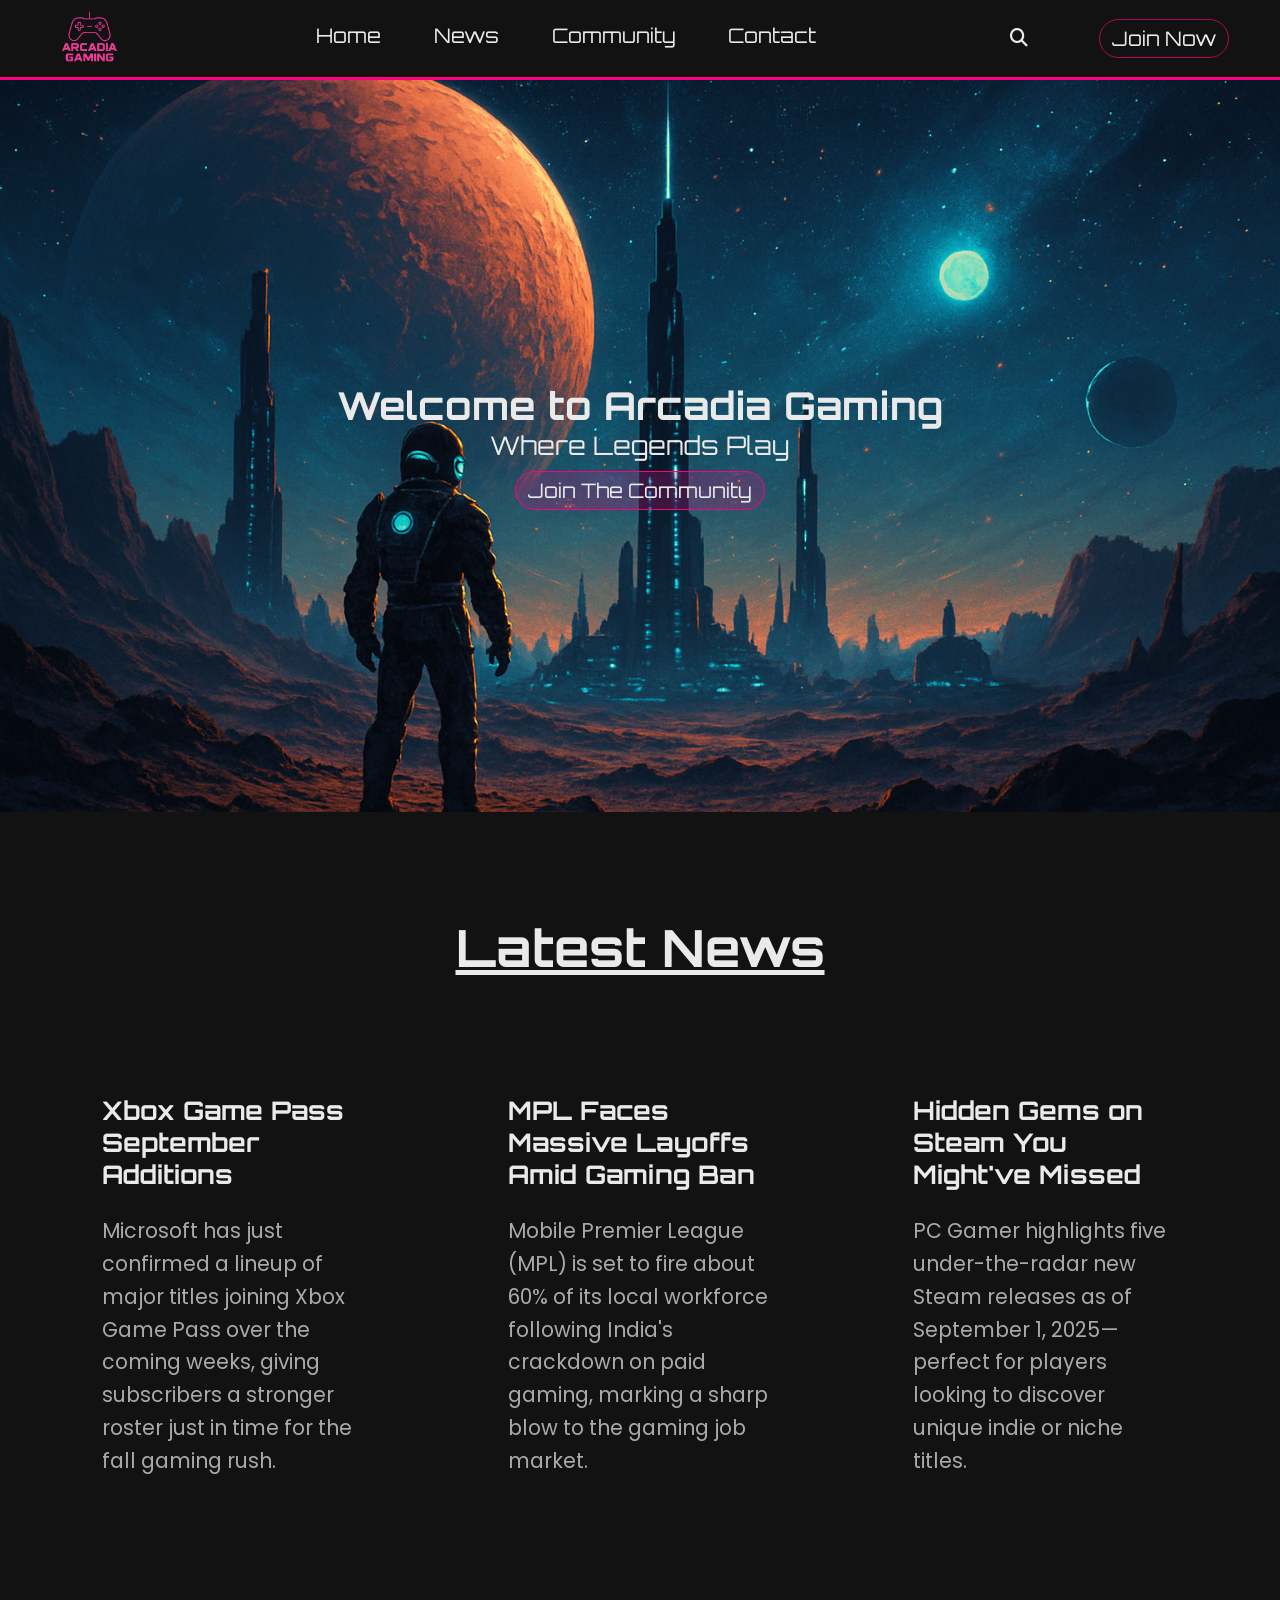
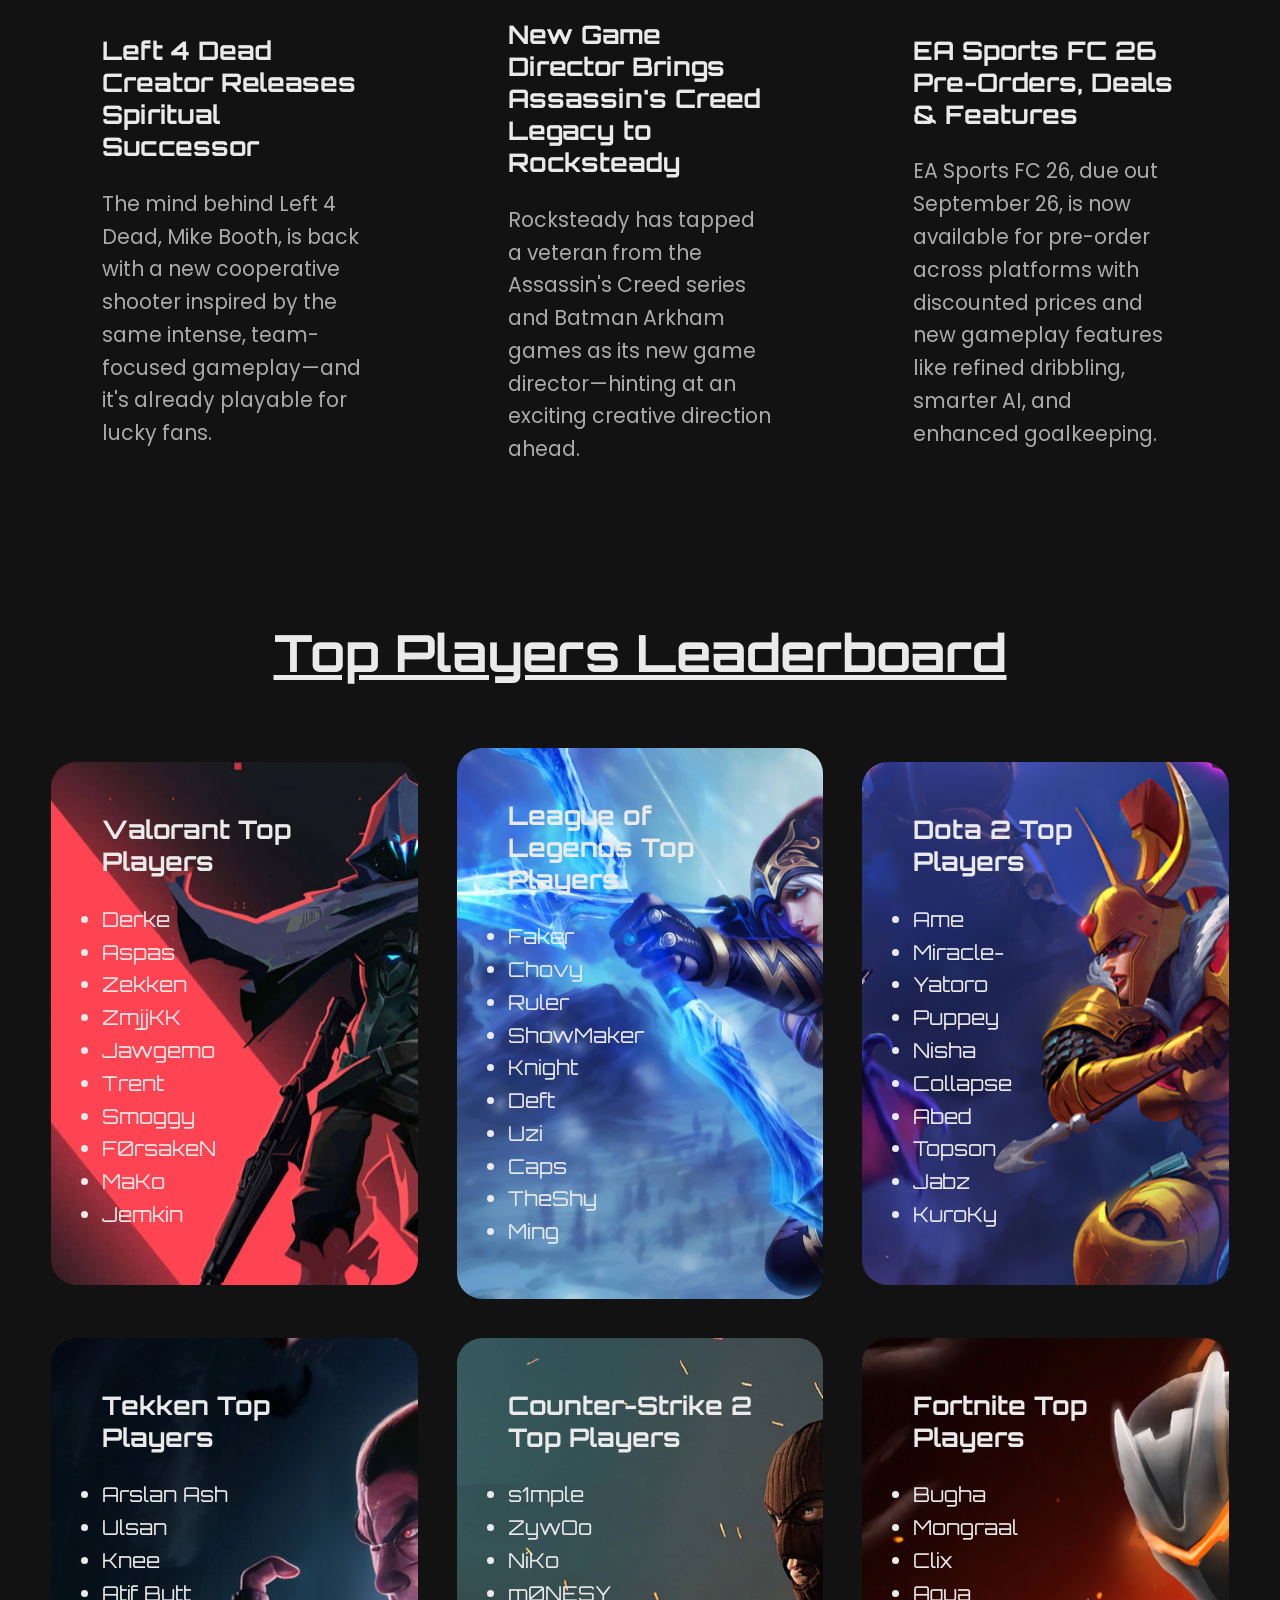
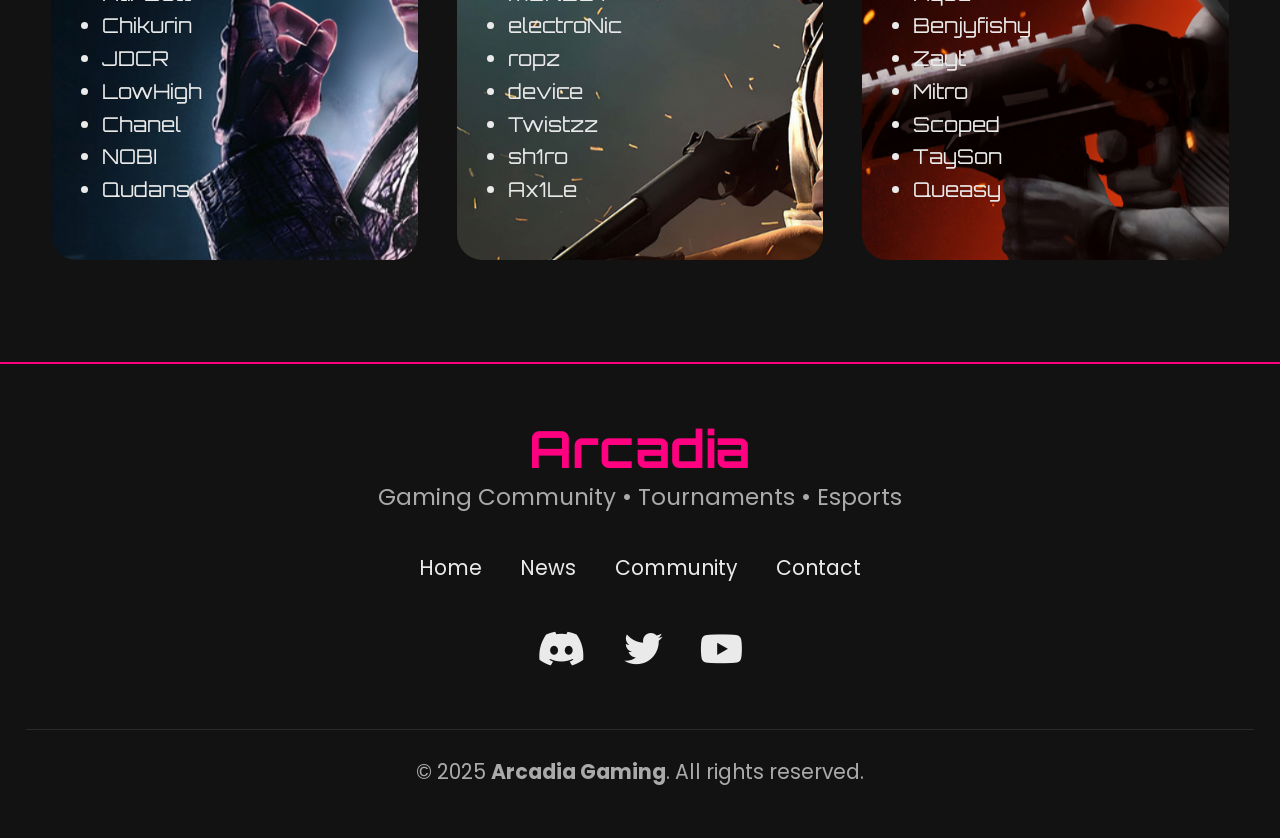
<file: index.html>
<!DOCTYPE html>
<html lang="en">

<head>
    <meta charset="UTF-8">
    <meta name="viewport" content="width=device-width, initial-scale=1.0, maximum-scale=1.0, user-scalable=no">
    <link rel="preconnect" href="https://fonts.googleapis.com">
    <link rel="stylesheet"
        href="https://fonts.googleapis.com/css2?family=Orbitron:wght@600;800&family=Poppins:wght@400;600&display=swap">
    <link rel="stylesheet" href="https://cdnjs.cloudflare.com/ajax/libs/font-awesome/6.5.0/css/all.min.css">
    <link rel="icon" type="image/png" href="img/Logo.png">
    <link rel="stylesheet" href="./index.css">
    <link rel="stylesheet" href="./global.css">
    <title>Arcadia Gaming | Home</title>
</head>

<body>

    <!-- Navbar-->

    <nav class="navbar">
        <div class="logo">
            <a href="./index.html">
                <img src="./img/Logo.png" alt="Arcadia Gaming" class="logo-img">
            </a>
        </div>

        <ul class="list">
            <li><a href="./index.html">Home</a></li>
            <li><a href="#">News</a></li>
            <li><a href="#">Community</a></li>
            <li><a href="#">Contact</a></li>
        </ul>

        <div class="nav-actions">
            <!-- 🔍 Search -->
            <div class="search-container">
                <i class="fa fa-search search-icon"></i>
                <input type="text" placeholder="Search..." class="search-bar">
            </div>

            <!-- Join Now -->
            <div class="btn">
                <a href="#">Join Now</a>
            </div>
        </div>
    </nav>

    <section class="hero">
        <h1>Welcome to Arcadia Gaming</h1>
        <p> Where Legends Play</p>
        <div class="btn1">
            <a href="#">Join The Community</a>
        </div>
    </section>

    <!-- Lastest News-->

    <section class="latest">
        <h1>Latest News</h1>
        <div class="news-grid">
            <div class="news">
                <h2>Xbox Game Pass September Additions</h2>
                <p>Microsoft has just confirmed a lineup of major titles joining Xbox Game Pass over the coming weeks,
                    giving subscribers a stronger roster just in time for the fall gaming rush.</p>
            </div>

            <div class="news">
                <h2>MPL Faces Massive Layoffs Amid Gaming Ban</h2>
                <p>Mobile Premier League (MPL) is set to fire about 60% of its local workforce following India's
                    crackdown
                    on paid gaming, marking a sharp blow to the gaming job market.</p>
            </div>

            <div class="news">
                <h2>Hidden Gems on Steam You Might've Missed</h2>
                <p>PC Gamer highlights five under-the-radar new Steam releases as of September 1, 2025—perfect for
                    players looking to discover unique indie or niche titles.</p>
            </div>

            <div class="news">
                <h2>Left 4 Dead Creator Releases Spiritual Successor</h2>
                <p>The mind behind Left 4 Dead, Mike Booth, is back with a new cooperative shooter inspired by the same
                    intense, team-focused gameplay—and it's already playable for lucky fans.</p>
            </div>

            <div class="news">
                <h2>New Game Director Brings Assassin's Creed Legacy to Rocksteady</h2>
                <p>Rocksteady has tapped a veteran from the Assassin's Creed series and Batman Arkham games as its new
                    game director—hinting at an exciting creative direction ahead.</p>
            </div>

            <div class="news">
                <h2>EA Sports FC 26 Pre-Orders, Deals & Features</h2>
                <p>EA Sports FC 26, due out September 26, is now available for pre-order across platforms with
                    discounted
                    prices and new gameplay features like refined dribbling, smarter AI, and enhanced goalkeeping.</p>
            </div>
        </div>
    </section>

    <!-- Top Players -->

    <section class="top">
        <h1>Top Players Leaderboard</h1>
        <div class="top-grid">
            <div class="players" style="background: url('./img/ValBg.png') no-repeat;">
                <h2>Valorant Top Players</h2>
                <ul>
                    <li>Derke</li>
                    <li>Aspas</li>
                    <li>Zekken</li>
                    <li>ZmjjKK</li>
                    <li>Jawgemo</li>
                    <li>Trent</li>
                    <li>Smoggy</li>
                    <li>F0rsakeN</li>
                    <li>MaKo</li>
                    <li>Jemkin</li>
                </ul>
            </div>

            <div class="players" style="background: url('./img/Lolbg.png') no-repeat;">
                <h2>League of Legends Top Players</h2>
                <ul>
                    <li>Faker</li>
                    <li>Chovy</li>
                    <li>Ruler</li>
                    <li>ShowMaker</li>
                    <li>Knight</li>
                    <li>Deft</li>
                    <li>Uzi</li>
                    <li>Caps</li>
                    <li>TheShy</li>
                    <li>Ming</li>
                </ul>
            </div>

            <div class="players" style="background: url('./img/Dotabg.png') no-repeat center/cover;">
                <h2>Dota 2 Top Players</h2>
                <ul>
                    <li>Ame</li>
                    <li>Miracle-</li>
                    <li>Yatoro</li>
                    <li>Puppey</li>
                    <li>Nisha</li>
                    <li>Collapse</li>
                    <li>Abed</li>
                    <li>Topson</li>
                    <li>Jabz</li>
                    <li>KuroKy</li>
                </ul>
            </div>

            <div class="players" style="background: url('./img/TekkenBg.png') no-repeat;">
                <h2>Tekken Top Players</h2>
                <ul>
                    <li>Arslan Ash</li>
                    <li>Ulsan</li>
                    <li>Knee</li>
                    <li>Atif Butt</li>
                    <li>Chikurin</li>
                    <li>JDCR</li>
                    <li>LowHigh</li>
                    <li>Chanel</li>
                    <li>NOBI</li>
                    <li>Qudans</li>
                </ul>
            </div>

            <div class="players" style="background: url('./img/CsBg.png') no-repeat;">
                <h2>Counter-Strike 2 Top Players</h2>
                <ul>
                    <li>s1mple</li>
                    <li>ZywOo</li>
                    <li>NiKo</li>
                    <li>m0NESY</li>
                    <li>electroNic</li>
                    <li>ropz</li>
                    <li>device</li>
                    <li>Twistzz</li>
                    <li>sh1ro</li>
                    <li>Ax1Le</li>
                </ul>
            </div>

            <div class="players" style="background: url(./img/Fortbg.png) no-repeat;">
                <h2>Fortnite Top Players</h2>
                <ul>
                    <li>Bugha</li>
                    <li>Mongraal</li>
                    <li>Clix</li>
                    <li>Aqua</li>
                    <li>Benjyfishy</li>
                    <li>Zayt</li>
                    <li>Mitro</li>
                    <li>Scoped</li>
                    <li>TaySon</li>
                    <li>Queasy</li>
                </ul>
            </div>
        </div>
    </section>

    <!-- Footer -->
    <footer class="footer">
        <div class="footer-container">
            <div class="footer-brand">
                <h2>Arcadia</h2>
                <p>Gaming Community • Tournaments • Esports</p>
            </div>

            <div class="footer-links">
                <a href="./index.html">Home</a>
                <a href="#">News</a>
                <a href="#">Community</a>
                <a href="#">Contact</a>
            </div>

            <div class="footer-socials">
                <a href="https://discord.com/users/1326620790287892510" aria-label="Discord"><i
                        class="fab fa-discord"></i></a>
                <a href="https://x.com/areeb20004" aria-label="Twitter"><i class="fab fa-twitter"></i></a>
                <a href="#" aria-label="YouTube"><i class="fab fa-youtube"></i></a>
            </div>
        </div>

        <div class="footer-bottom">
            <p>&copy; 2025 <b>Arcadia Gaming</b>. All rights reserved.</p>
        </div>
    </footer>

    <script src="./script.js"></script>

</body>

</html>
</file>
<file: index.css>
/* Hero Section */

.hero {
    display: flex;
    flex-direction: column;
    justify-content: center;
    align-items: center;
    height: 70vh;
    background: var(--color-bg);
    color: var(--color-text);
    font-family: var(--font-heading);
    text-align: center;
    padding: 2rem;
    background-image: url(./img/background.png);
    background-size: cover;
    background-position: center;
}

.hero img {
    max-width: 100%;
    height: auto;
}

.hero .btn1 a {
    margin-top: 10px;
    font-family: var(--font-heading);
    font-size: 20px;
    text-decoration: none;
    color: var(--color-text);
    display: inline-block;
    border: 1px solid rgb(255, 0, 128);
    background-color: rgba(255, 0, 128, 0.2);
    border-radius: 999px;
    padding: 6px 12px;
    cursor: pointer;
    transition: background 0.3s ease-in-out;
}

.hero .btn1 a:hover {
    background-color: rgba(255, 0, 128, 1);
    border: 1px solid rgb(167, 0, 83);
}

/* News Section */

.latest {
    grid-area: news;
    margin: 4rem 2rem;
}

.latest h1 {
    font-size: 2rem;
    margin-bottom: 2.5rem;
    text-decoration: underline;
    text-align: center;
    font-family: var(--font-heading);
    color: var(--color-text);
}

.news-grid {
    display: grid;
    grid-template-columns: repeat(auto-fill, minmax(350px, 1fr));
    gap: 1.5rem;
    justify-content: center;
}

.news {
    padding: 2rem;
    border-radius: 1rem;
    cursor: pointer;
    transition: all 0.3s ease-in-out;
    max-width: 390px;
    margin: auto;
}

.news:hover {
    box-shadow: 0 4px 12px var(--color-hover);
    transform: translateY(-10px);
}

.news h2 {
    font-family: var(--font-heading);
    color: var(--color-text);
    font-size: 1rem;
    margin-bottom: 1rem;
}

.news p {
    font-size: 0.8rem;
    line-height: 1.6;
    color: var(--color-text-muted);
    font-family: var(--font-body);
}

/* Top Player Section */

.top {
    grid-area: news;
    margin: 4rem 2rem;
}

.top h1 {
    font-size: 2rem;
    margin-bottom: 2.5rem;
    text-decoration: underline;
    text-align: center;
    font-family: var(--font-heading);
    color: var(--color-text);
}

.top-grid {
    display: grid;
    grid-template-columns: repeat(auto-fill, minmax(350px, 1fr));
    gap: 1.5rem;
    justify-content: center;
}

.players {
    padding: 2rem;
    border-radius: 1rem;
    cursor: pointer;
    transition: all 0.3s ease-in-out;
    max-width: 390px;
    margin: auto;
    background-size: cover;
    background-position: center;
    background-repeat: no-repeat;
    /* Same sizes */
    min-height: 420px;
    display: flex;
    flex-direction: column;
    justify-content: flex-start;
}


.players:hover {
    box-shadow: 0 4px 12px var(--color-hover);
    transform: scale(1.03);
}

.players h2 {
    font-family: var(--font-heading);
    color: var(--color-text);
    font-size: 1rem;
    margin-bottom: 1rem;
}

.players ul {
    font-size: 0.8rem;
    line-height: 1.6;
    color: var(--color-text);
    font-family: var(--font-heading);
}
</file>
<file: global.css>
* {
  margin: 0;
  padding: 0;
}

html {
  box-sizing: border-box;
  font-size: 1.6rem;
  scroll-behavior: smooth;
  background-color: var(--color-bg);
}

:root {
  --color-bg: #121212;
  --color-primary: #8A2BE2;
  --color-secondary: #00FFFF;
  --color-text: #EAEAEA;
  --color-text-muted: #AAAAAA;
  --color-hover: #FF0080;

  /* Fonts */
  --font-heading: 'Orbitron', sans-serif;
  --font-body: 'Poppins', sans-serif;
}

img {
  width: 100%;
  height: 100%;
}

.navbar {
  display: flex;
  justify-content: space-between;
  align-items: center;
  background-color: var(--color-bg);
  color: var(--color-text);
  padding: 0 2rem;
  height: auto;
  border-bottom: 3px solid var(--color-hover);
}

.navbar .logo a {
  display: flex;
  align-items: center;
  text-decoration: none;
}

.navbar .logo .logo-img {
  height: 3rem;
}

.navbar .list {
  font-family: var(--font-heading);
  font-size: 20px;
  list-style: none;
  display: flex;
  gap: 1.6rem;
}

.navbar .list li a {
  position: relative;
  display: inline-block;
  height: 100%;
  text-decoration: none;
  color: var(--color-text);
  line-height: 2.6rem;
  padding: 0 6px;
  border-bottom: 4px solid transparent;
  transition: border-bottom 0.3s ease-in-out;
  z-index: 0;
}

.navbar .list li a::before {
  content: "";
  position: absolute;
  inset: 0;
  background: linear-gradient(to top, rgba(255, 0, 128, 0.2) 0%, rgba(18, 18, 18, 1) 100%);
  opacity: 0;
  transition: opacity 0.3s ease-in-out;
  z-index: -1;
}

.navbar .list li a:hover::before {
  opacity: 1;
}

.navbar .list li a:hover {
  border-bottom: 4.9px solid var(--color-hover);
}


.navbar .btn a {
  font-family: var(--font-heading);
  font-size: 20px;
  text-decoration: none;
  color: var(--color-text);
  display: inline-block;
  border: 1px solid rgb(172, 9, 90);
  border-radius: 999px;
  padding: 6px 12px;
  cursor: pointer;
  transition: background 0.3s ease-in-out;
}

.navbar .btn a:hover {
  background-color: rgba(255, 0, 128, 0.3);
}

@media (max-width: 768px) {
  .navbar {
    flex-direction: column;
    align-items: center;
    padding: 1rem;
  }

  .navbar .list {
    flex-wrap: wrap;
    justify-content: center;
    gap: 1rem;
    margin-top: 0.8rem;
    font-size: 16px;
  }

  .navbar .btn {
    margin-top: 0.8rem;
  }
}

@media (max-width: 480px) {
  .navbar .logo .logo-img {
    height: 2.5rem;
  }

  .navbar .list {
    font-size: 14px;
    gap: 0.6rem;
  }

  .navbar .btn a {
    font-size: 16px;
    padding: 4px 10px;
  }
}

/* Footer */
.footer {
  background: var(--color-bg);
  border-top: 2px solid var(--color-hover);
  padding: 2rem 1rem;
  font-family: var(--font-body);
  color: var(--color-text);
  text-align: center;
}

.footer-container {
  max-width: 900px;
  margin: auto;
  display: flex;
  flex-direction: column;
  gap: 1.5rem;
  align-items: center;
}

.footer-brand h2 {
  font-family: var(--font-heading);
  font-size: 2rem;
  color: var(--color-hover);
}

.footer-brand p {
  font-size: 0.9rem;
  color: var(--color-text-muted);
}

.footer-links {
  display: flex;
  flex-wrap: wrap;
  gap: 1.5rem;
  justify-content: center;
}

.footer-links a {
  color: var(--color-text);
  text-decoration: none;
  font-size: 0.8rem;
  transition: color 0.3s ease, text-shadow 0.3s ease;
}

.footer-links a:hover {
  color: var(--color-hover);
  text-shadow: 0 0 8px var(--color-hover);
}

.footer-socials {
  display: flex;
  gap: 1.5rem;
  justify-content: center;
}

.footer-socials a {
  color: var(--color-text);
  font-size: 1.5rem;
  transition: color 0.3s ease, text-shadow 0.3s ease;
}

/* Social hover colors */
.footer-socials a[aria-label="Discord"]:hover {
  color: #5865F2;
  text-shadow: 0 0 10px #5865F2;
}

.footer-socials a[aria-label="Twitter"]:hover {
  color: #1DA1F2;
  text-shadow: 0 0 10px #1DA1F2;
}

.footer-socials a[aria-label="YouTube"]:hover {
  color: #FF0000;
  text-shadow: 0 0 10px #FF0000;
}

.footer-bottom {
  border-top: 1px solid rgba(255, 255, 255, 0.1);
  margin-top: 2rem;
  padding-top: 1rem;
  font-size: 0.8rem;
  color: var(--color-text-muted);
}

/* Navbar Actions Container */
.nav-actions {
  display: flex;
  align-items: center;
  gap: 1.2rem;
}

/* Search Styling */
.search-container {
  position: relative;
  display: flex;
  align-items: center;
}

.search-icon {
  color: var(--color-text);
  cursor: pointer;
  font-size: 18px;
  padding: 6px;
  border-radius: 50%;
  transition: background 0.3s;
}

.search-icon:hover {
  background: rgba(255, 255, 255, 0.1);
}

.search-bar {
  width: 0;
  opacity: 0;
  padding: 6px 12px;
  border-radius: 25px;
  border: 1px solid var(--color-hover);
  outline: none;
  margin-left: 8px;
  transition: all 0.4s ease;
  font-size: 14px;
  font-family: var(--font-body);
  background: #1e1e1e;
  color: var(--color-text);
}

.search-container.active .search-bar {
  width: 180px;
  opacity: 1;
}
</file>
